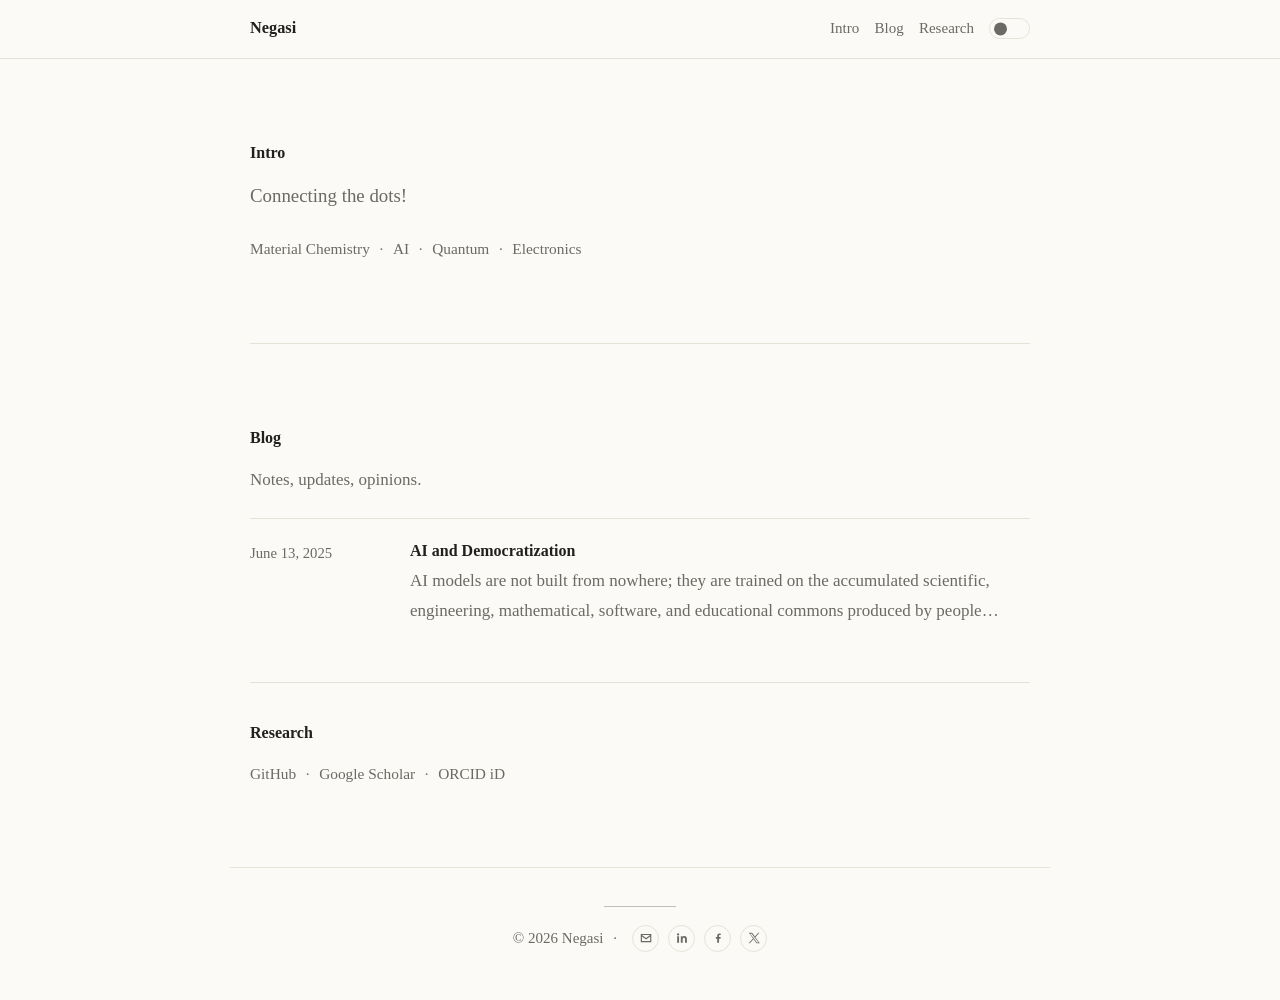
<file: index.html>
<!DOCTYPE html>
<html lang="en">
<head>
  <meta charset="UTF-8" />
  <meta name="viewport" content="width=device-width, initial-scale=1.0" />
  <meta name="description" content="A minimal public website for Negasi." />
  <title>Negasi</title>
  <style>
    :root {
      color-scheme: light;
      --bg: #fbfaf7;
      --text: #20201d;
      --muted: #6b6a64;
      --line: #e7e2d8;
      --accent: #20201d;
      --header-bg: rgba(251, 250, 247, 0.94);
      --max: 820px;
    }

    html[data-theme="dark"] {
      color-scheme: dark;
      --bg: #141412;
      --text: #f2eee6;
      --muted: #b7b0a4;
      --line: #38342e;
      --accent: #f2eee6;
      --header-bg: rgba(20, 20, 18, 0.92);
    }

    * {
      box-sizing: border-box;
    }

    html {
      scroll-behavior: smooth;
    }

    body {
      margin: 0;
      background: var(--bg);
      color: var(--text);
      font-family: Georgia, Cambria, serif;
      line-height: 1.72;
      font-size: 17px;
      transition: background 180ms ease, color 180ms ease;
    }

    a {
      color: inherit;
      text-decoration: none;
      text-underline-offset: 0.18em;
    }

    a:hover {
      color: var(--accent);
      text-decoration: underline;
    }

    .site-header {
      position: sticky;
      top: 0;
      z-index: 10;
      background: var(--header-bg);
      backdrop-filter: blur(12px);
      border-bottom: 1px solid var(--line);
    }

    .nav {
      max-width: var(--max);
      margin: 0 auto;
      padding: 1rem 1.25rem;
      display: flex;
      align-items: baseline;
      justify-content: space-between;
      gap: 1rem;
    }

    .brand {
      color: var(--text);
      font-family: inherit;
      font-size: 1.02rem;
      font-weight: 600;
      letter-spacing: 0;
      line-height: 1;
      white-space: nowrap;
    }

    .nav-links {
      display: flex;
      flex-wrap: wrap;
      align-items: center;
      justify-content: flex-end;
      gap: 0.95rem;
      color: var(--muted);
      font-size: 0.94rem;
    }

    .theme-toggle {
      appearance: none;
      width: 2.55rem;
      height: 1.32rem;
      position: relative;
      border: 1px solid var(--line);
      border-radius: 999px;
      background: transparent;
      cursor: pointer;
      padding: 0;
      transition: border-color 180ms ease, background 180ms ease;
    }

    .theme-toggle::before {
      content: "";
      position: absolute;
      top: 50%;
      left: 0.22rem;
      width: 0.82rem;
      height: 0.82rem;
      border-radius: 50%;
      background: var(--muted);
      transform: translateY(-50%);
      transition: transform 180ms ease, background 180ms ease;
    }

    html[data-theme="dark"] .theme-toggle::before {
      transform: translate(1.18rem, -50%);
      background: var(--text);
    }

    .theme-toggle:hover {
      border-color: var(--muted);
    }

    .theme-toggle:focus-visible {
      outline: 2px solid var(--muted);
      outline-offset: 3px;
    }

    main {
      max-width: var(--max);
      margin: 0 auto;
      padding: 0 1.25rem;
    }

    section {
      padding: clamp(4rem, 8vw, 5rem) 0;
      border-bottom: 1px solid var(--line);
    }

    section:last-of-type {
      border-bottom: 0;
    }

    #blog {
      padding-bottom: 2.25rem;
    }

    #research {
      padding-top: 2.25rem;
    }

    .eyebrow {
      margin: 0 0 0.85rem;
      color: var(--text);
      font-size: 1rem;
      font-weight: 600;
      letter-spacing: 0;
      text-transform: none;
    }

    h1, h2, h3, p {
      margin-top: 0;
    }

    h1, h2, h3 {
      line-height: 1.25;
      letter-spacing: 0;
    }

    h1 {
      max-width: 680px;
      font-size: clamp(2.8rem, 7vw, 5.4rem);
      margin-bottom: 1rem;
    }

    h2 {
      font-size: clamp(1.8rem, 3vw, 2.5rem);
      margin-bottom: 1rem;
    }

    h3 {
      font-size: 1rem;
      font-weight: 600;
      margin-bottom: 0.35rem;
    }

    .lead,
    .section-text,
    .post-summary,
    footer {
      color: var(--muted);
    }

    .lead {
      max-width: 620px;
      font-size: clamp(1.05rem, 2vw, 1.18rem);
    }

    .tag-list,
    .research-links,
    .footer-links,
    .social-links {
      display: flex;
      flex-wrap: wrap;
      gap: 0.6rem;
    }

    .tag-list {
      margin-top: 1.5rem;
    }

    .footer-links {
      justify-content: center;
      align-items: center;
      gap: 0.95rem;
    }

    .social-links {
      align-items: center;
      gap: 0.55rem;
    }

    .social-link {
      display: inline-flex;
      align-items: center;
      justify-content: center;
      width: 1.7rem;
      height: 1.7rem;
      border: 1px solid var(--line);
      border-radius: 50%;
      color: var(--muted);
      transition: border-color 160ms ease, color 160ms ease, transform 160ms ease;
    }

    .social-link:hover {
      color: var(--text);
      border-color: var(--muted);
      text-decoration: none;
      transform: translateY(-1px);
    }

    .social-link svg {
      width: 0.88rem;
      height: 0.88rem;
      fill: currentColor;
    }

    .research-links {
      color: var(--muted);
      font-size: 0.96rem;
    }

    .tag {
      color: var(--muted);
      font-size: 0.96rem;
    }

    .tag:not(:last-child)::after,
    .research-links a:not(:last-child)::after,
    .footer-links > span:not(:last-child)::after {
      content: "·";
      margin-left: 0.6rem;
      color: var(--muted);
    }

    .post-list {
      display: grid;
      gap: 0;
      margin-top: 1.5rem;
      border-top: 1px solid var(--line);
    }

    .post-link {
      display: grid;
      grid-template-columns: 8.5rem 1fr;
      gap: 1.5rem;
      padding: 1.35rem 0;
      border-bottom: 0;
    }

    .post-link:hover {
      text-decoration: none;
    }

    .post-link:hover .post-title {
      text-decoration: underline;
      text-underline-offset: 0.18em;
    }

    .post-date {
      color: var(--muted);
      font-size: 0.92rem;
      white-space: nowrap;
    }

    .post-title {
      color: var(--text);
      margin-bottom: 0.35rem;
    }

    .post-summary {
      display: -webkit-box;
      margin-bottom: 0;
      overflow: hidden;
      -webkit-box-orient: vertical;
      -webkit-line-clamp: 2;
    }

    footer {
      max-width: var(--max);
      margin: 0 auto;
      padding: 2.35rem 1.25rem 3rem;
      border-top: 1px solid var(--line);
      font-size: 0.94rem;
      text-align: center;
    }

    footer::before {
      content: "";
      display: block;
      width: 4.5rem;
      height: 1px;
      margin: 0 auto 1.15rem;
      background: var(--text);
      opacity: 0.28;
    }

    @media (max-width: 640px) {
      body {
        font-size: 16px;
      }

      .nav {
        align-items: flex-start;
        flex-direction: column;
        gap: 0.75rem;
      }

      .nav-links {
        justify-content: flex-start;
      }

      section {
        padding: 3.75rem 0;
      }

      #blog {
        padding-bottom: 2rem;
      }

      #research {
        padding-top: 2rem;
      }

      .post-link {
        grid-template-columns: 1fr;
        gap: 0.25rem;
        padding: 1.2rem 0;
      }
    }

    @media (max-width: 420px) {
      .nav,
      main,
      footer {
        padding-left: 1rem;
        padding-right: 1rem;
      }

      .brand {
        font-size: 1rem;
      }

      .lead {
        font-size: 1.04rem;
      }
    }
  </style>
  <script>
    (function () {
      var savedTheme = localStorage.getItem("theme");
      var prefersDark = window.matchMedia("(prefers-color-scheme: dark)").matches;
      var theme = savedTheme || (prefersDark ? "dark" : "light");
      document.documentElement.setAttribute("data-theme", theme);
    })();
  </script>
</head>
<body>
  <header class="site-header">
    <nav class="nav" aria-label="Primary navigation">
      <a class="brand" href="#home">Negasi</a>
      <div class="nav-links">
        <a href="#home">Intro</a>
        <a href="#blog">Blog</a>
        <a href="#research">Research</a>
        <button class="theme-toggle" type="button" aria-label="Switch color theme" aria-pressed="false"></button>
      </div>
    </nav>
  </header>

  <main>
    <section id="home">
      <p class="eyebrow">Intro</p>
      <p class="lead">Connecting the dots!</p>

      <div class="tag-list" aria-label="Focus areas">
        <span class="tag">Material Chemistry</span>
        <span class="tag">AI</span>
        <span class="tag">Quantum</span>
        <span class="tag">Electronics</span>
      </div>
    </section>

    <section id="blog">
      <p class="eyebrow">Blog</p>
      <p class="section-text">Notes, updates, opinions.</p>

      <div class="post-list" aria-label="Recent posts">
        <a class="post-link" href="posts/ai-and-democratic-access.html" target="_blank" rel="noopener noreferrer">
          <time class="post-date" datetime="2025-06-13">June 13, 2025</time>
          <div>
            <h3 class="post-title">AI and Democratization</h3>
            <p class="post-summary">AI models are not built from nowhere; they are trained on the accumulated scientific, engineering, mathematical, software, and educational commons produced by people around the world for centuries.</p>
          </div>
        </a>
      </div>
    </section>

    <section id="research">
      <p class="eyebrow">Research</p>
      <div class="research-links" aria-label="Research links">
        <a href="https://github.com/negasiiiii" target="_blank" rel="noopener noreferrer">GitHub</a>
        <a href="#" target="_blank" rel="noopener noreferrer">Google Scholar</a>
        <a href="https://orcid.org/0000-0000-0000-0000" target="_blank" rel="noopener noreferrer">ORCID iD</a>
      </div>
    </section>
  </main>

  <footer>
    <div class="footer-links">
      <span>© 2026 Negasi</span>
      <span class="social-links" aria-label="Social links">
        <a class="social-link" href="mailto:your.email@example.com" aria-label="Email">
          <svg viewBox="0 0 24 24" aria-hidden="true"><path d="M3 5h18v14H3V5Zm2.1 2 6.9 5 6.9-5H5.1Zm13.9 10V9.4l-7 5.1-7-5.1V17h14Z"/></svg>
        </a>
        <a class="social-link" href="#" target="_blank" rel="noopener noreferrer" aria-label="LinkedIn">
          <svg viewBox="0 0 24 24" aria-hidden="true"><path d="M6.9 8.9H3.7V20h3.2V8.9ZM5.3 4a1.9 1.9 0 1 0 0 3.8 1.9 1.9 0 0 0 0-3.8Zm15 9.7c0-3-1.6-5-4.2-5-1.8 0-2.7 1-3.1 1.7V8.9H9.9V20h3.2v-5.8c0-1.6.8-2.6 2.1-2.6 1.2 0 1.9.9 1.9 2.6V20h3.2v-6.3Z"/></svg>
        </a>
        <a class="social-link" href="#" target="_blank" rel="noopener noreferrer" aria-label="Facebook">
          <svg viewBox="0 0 24 24" aria-hidden="true"><path d="M13.7 20v-7h2.4l.4-2.8h-2.8V8.4c0-.8.2-1.4 1.4-1.4h1.5V4.5c-.7-.1-1.5-.1-2.2-.1-2.2 0-3.8 1.4-3.8 3.8v2.1H8.2V13h2.4v7h3.1Z"/></svg>
        </a>
        <a class="social-link" href="#" target="_blank" rel="noopener noreferrer" aria-label="X">
          <svg viewBox="0 0 24 24" aria-hidden="true"><path d="M14.3 10.6 21.1 3h-1.9l-5.8 6.5L8.7 3H3.2l7.1 9.9L2.9 21h1.9l6.4-7.1 5.1 7.1h5.5l-7.5-10.4Zm-2.2 2.4-.8-1.1L5.2 4.5h2.7l4.5 6 .8 1.1 6.5 7.9H17l-4.9-6.5Z"/></svg>
        </a>
      </span>
    </div>
  </footer>

  <script>
    (function () {
      var toggle = document.querySelector(".theme-toggle");
      if (!toggle) return;

      function syncToggle(theme) {
        var isDark = theme === "dark";
        toggle.setAttribute("aria-label", isDark ? "Switch to light mode" : "Switch to dark mode");
        toggle.setAttribute("aria-pressed", String(isDark));
      }

      var currentTheme = document.documentElement.getAttribute("data-theme") || "light";
      syncToggle(currentTheme);

      toggle.addEventListener("click", function () {
        var activeTheme = document.documentElement.getAttribute("data-theme") || "light";
        var nextTheme = activeTheme === "dark" ? "light" : "dark";
        document.documentElement.setAttribute("data-theme", nextTheme);
        localStorage.setItem("theme", nextTheme);
        syncToggle(nextTheme);
      });
    })();
  </script>
</body>
</html>
</file>
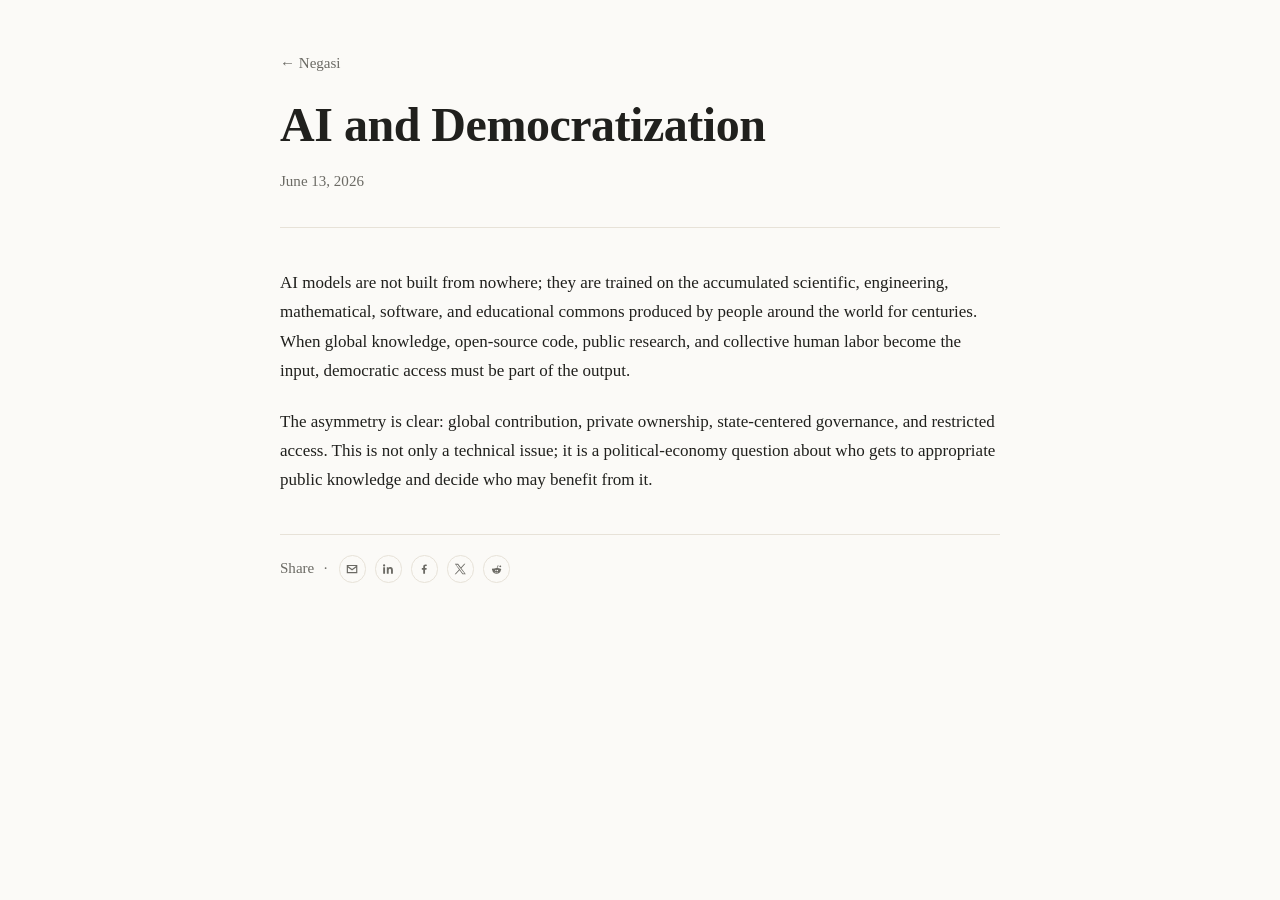
<file: posts/ai-and-democratic-access.html>
<!DOCTYPE html>
<html lang="en">
<head>
  <meta charset="UTF-8" />
  <meta name="viewport" content="width=device-width, initial-scale=1.0" />
  <meta name="description" content="AI and democratization of collective knowledge." />
  <title>AI and Democratization — Negasi</title>
  <style>
    :root {
      --bg: #fbfaf7;
      --text: #20201d;
      --muted: #6b6a64;
      --line: #e7e2d8;
      --max: 760px;
    }

    * {
      box-sizing: border-box;
    }

    body {
      margin: 0;
      background: var(--bg);
      color: var(--text);
      font-family: Georgia, Cambria, serif;
      font-size: 17px;
      line-height: 1.72;
    }

    a {
      color: inherit;
      text-decoration: none;
      text-underline-offset: 0.18em;
    }

    a:hover {
      text-decoration: underline;
    }

    .page {
      max-width: var(--max);
      margin: 0 auto;
      padding: 3rem 1.25rem 5rem;
    }

    .back-link,
    .post-date,
    .share-label {
      color: var(--muted);
      font-size: 0.94rem;
    }

    header {
      padding-bottom: 2rem;
      border-bottom: 1px solid var(--line);
      margin-bottom: 2.5rem;
    }

    h1 {
      margin: 1.25rem 0 0.75rem;
      font-size: clamp(2rem, 5vw, 3rem);
      line-height: 1.18;
      font-weight: 600;
      letter-spacing: -0.01em;
    }

    article p {
      margin: 0 0 1.35rem;
    }

    .share {
      display: flex;
      flex-wrap: wrap;
      align-items: center;
      gap: 0.7rem;
      margin-top: 2.5rem;
      padding-top: 1.25rem;
      border-top: 1px solid var(--line);
    }

    .share-links {
      display: flex;
      flex-wrap: wrap;
      gap: 0.55rem;
    }

    .share-label::after {
      content: "·";
      margin-left: 0.6rem;
      color: var(--muted);
    }

    .share-link {
      display: inline-flex;
      align-items: center;
      justify-content: center;
      width: 1.7rem;
      height: 1.7rem;
      border: 1px solid var(--line);
      border-radius: 50%;
      color: var(--muted);
      transition: border-color 160ms ease, color 160ms ease, transform 160ms ease;
    }

    .share-link:hover {
      color: var(--text);
      border-color: var(--muted);
      text-decoration: none;
      transform: translateY(-1px);
    }

    .share-link svg {
      width: 0.88rem;
      height: 0.88rem;
      fill: currentColor;
    }

    @media (max-width: 420px) {
      body {
        font-size: 16px;
      }

      .page {
        padding-left: 1rem;
        padding-right: 1rem;
      }
    }
  </style>
</head>
<body>
  <main class="page">
    <header>
      <a class="back-link" href="../index.html">← Negasi</a>
      <h1>AI and Democratization</h1>
      <time class="post-date" datetime="2026-06-13">June 13, 2026</time>
    </header>

    <article>
      <p>AI models are not built from nowhere; they are trained on the accumulated scientific, engineering, mathematical, software, and educational commons produced by people around the world for centuries. When global knowledge, open-source code, public research, and collective human labor become the input, democratic access must be part of the output.</p>

      <p>The asymmetry is clear: global contribution, private ownership, state-centered governance, and restricted access. This is not only a technical issue; it is a political-economy question about who gets to appropriate public knowledge and decide who may benefit from it.</p>
    </article>

    <nav class="share" aria-label="Share this article">
      <span class="share-label">Share</span>
      <span class="share-links">
        <a class="share-link" href="mailto:?subject=AI%20and%20Democratization&body=https%3A%2F%2Fn3gasi.github.io%2Fposts%2Fai-and-democratic-access.html" aria-label="Share by email">
          <svg viewBox="0 0 24 24" aria-hidden="true"><path d="M3 5h18v14H3V5Zm2.1 2 6.9 5 6.9-5H5.1Zm13.9 10V9.4l-7 5.1-7-5.1V17h14Z"/></svg>
        </a>
        <a class="share-link" href="https://www.linkedin.com/shareArticle?mini=true&url=https%3A%2F%2Fn3gasi.github.io%2Fposts%2Fai-and-democratic-access.html&title=AI%20and%20Democratization" target="_blank" rel="noopener noreferrer" aria-label="Share on LinkedIn">
          <svg viewBox="0 0 24 24" aria-hidden="true"><path d="M6.9 8.9H3.7V20h3.2V8.9ZM5.3 4a1.9 1.9 0 1 0 0 3.8 1.9 1.9 0 0 0 0-3.8Zm15 9.7c0-3-1.6-5-4.2-5-1.8 0-2.7 1-3.1 1.7V8.9H9.9V20h3.2v-5.8c0-1.6.8-2.6 2.1-2.6 1.2 0 1.9.9 1.9 2.6V20h3.2v-6.3Z"/></svg>
        </a>
        <a class="share-link" href="https://www.facebook.com/sharer/sharer.php?u=https%3A%2F%2Fn3gasi.github.io%2Fposts%2Fai-and-democratic-access.html" target="_blank" rel="noopener noreferrer" aria-label="Share on Facebook">
          <svg viewBox="0 0 24 24" aria-hidden="true"><path d="M13.7 20v-7h2.4l.4-2.8h-2.8V8.4c0-.8.2-1.4 1.4-1.4h1.5V4.5c-.7-.1-1.5-.1-2.2-.1-2.2 0-3.8 1.4-3.8 3.8v2.1H8.2V13h2.4v7h3.1Z"/></svg>
        </a>
        <a class="share-link" href="https://twitter.com/intent/tweet?url=https%3A%2F%2Fn3gasi.github.io%2Fposts%2Fai-and-democratic-access.html&text=AI%20and%20Democratization" target="_blank" rel="noopener noreferrer" aria-label="Share on X">
          <svg viewBox="0 0 24 24" aria-hidden="true"><path d="M14.3 10.6 21.1 3h-1.9l-5.8 6.5L8.7 3H3.2l7.1 9.9L2.9 21h1.9l6.4-7.1 5.1 7.1h5.5l-7.5-10.4Zm-2.2 2.4-.8-1.1L5.2 4.5h2.7l4.5 6 .8 1.1 6.5 7.9H17l-4.9-6.5Z"/></svg>
        </a>
        <a class="share-link" href="https://www.reddit.com/submit?url=https%3A%2F%2Fn3gasi.github.io%2Fposts%2Fai-and-democratic-access.html&title=AI%20and%20Democratization" target="_blank" rel="noopener noreferrer" aria-label="Share on Reddit">
          <svg viewBox="0 0 24 24" aria-hidden="true"><path d="M20.6 11.1c-.5 0-1 .2-1.3.5-1.3-.9-3-1.4-4.9-1.5l1-3.1 2.7.6c.1.7.7 1.2 1.4 1.2.8 0 1.4-.6 1.4-1.4S20.3 6 19.5 6c-.5 0-1 .3-1.2.7l-3.2-.7c-.3-.1-.6.1-.7.4l-1.2 3.7c-2 .1-3.8.6-5.1 1.5-.3-.3-.8-.5-1.3-.5-1 0-1.8.8-1.8 1.8 0 .7.4 1.3.9 1.6v.5c0 2.7 3.1 4.9 7 4.9s7-2.2 7-4.9v-.5c.6-.3.9-.9.9-1.6 0-1-.8-1.8-1.8-1.8Zm-10 3.2c0-.6.5-1.1 1.1-1.1s1.1.5 1.1 1.1-.5 1.1-1.1 1.1-1.1-.5-1.1-1.1Zm4.7 3.1c-.7.5-1.7.7-2.8.7s-2.1-.3-2.8-.7c-.2-.1-.2-.4 0-.6.1-.2.4-.2.6 0 .5.3 1.3.5 2.2.5s1.7-.2 2.2-.5c.2-.1.4-.1.6 0 .1.2.1.5 0 .6Zm-1.9-3.1c0-.6.5-1.1 1.1-1.1s1.1.5 1.1 1.1-.5 1.1-1.1 1.1-1.1-.5-1.1-1.1Z"/></svg>
        </a>
      </span>
    </nav>
  </main>
</body>
</html>
</file>
